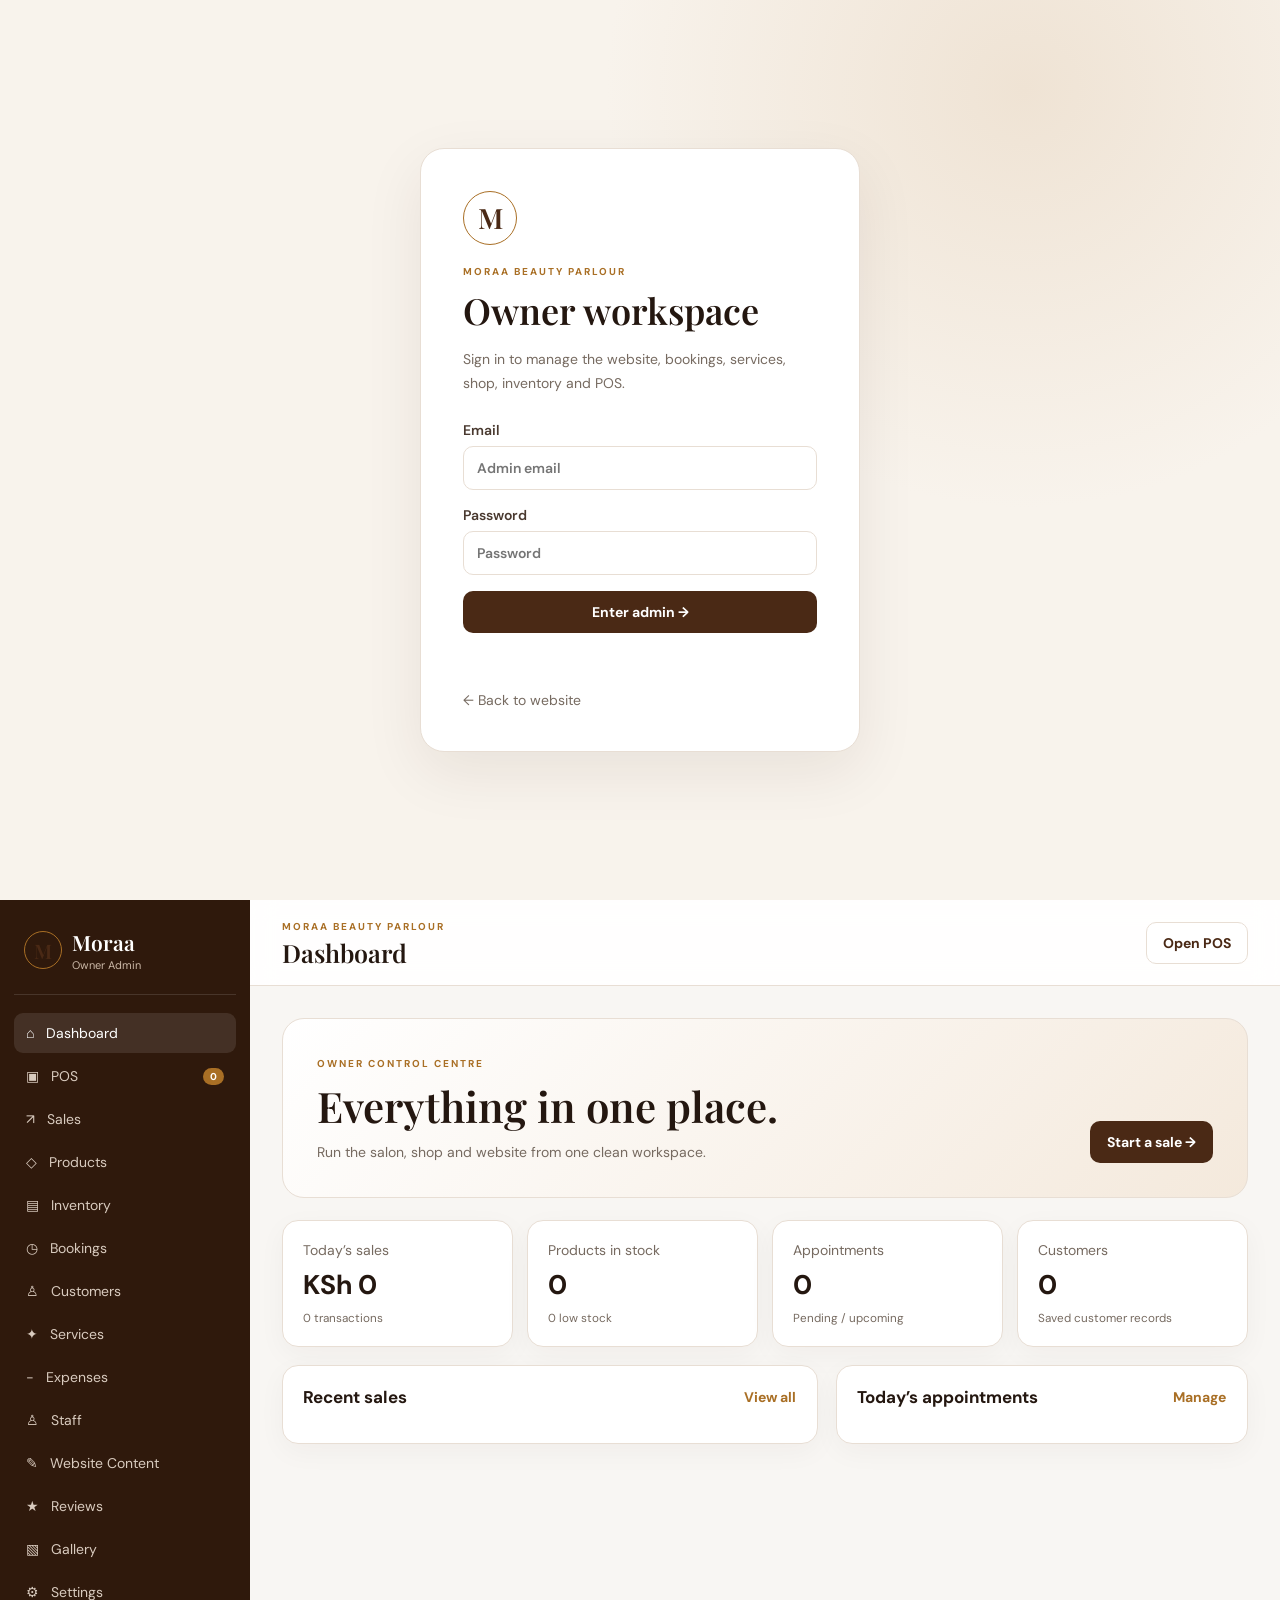
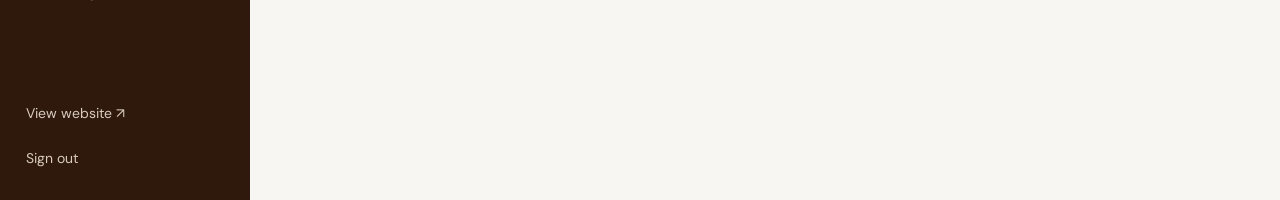
<file: admin.html>
<!doctype html>
<html lang="en">
<head>
<meta charset="utf-8">
<meta name="viewport" content="width=device-width,initial-scale=1,viewport-fit=cover">
<title>Moraa Admin | Beauty, Refined.</title>
<meta name="robots" content="noindex,nofollow">
<link rel="preconnect" href="https://fonts.googleapis.com">
<link rel="preconnect" href="https://fonts.gstatic.com" crossorigin>
<link href="https://fonts.googleapis.com/css2?family=DM+Sans:wght@400;500;600;700&family=Playfair+Display:wght@500;600;700&display=swap" rel="stylesheet">
<link rel="stylesheet" href="/admin.css">
</head>
<body>
<div id="admin-login" class="login-shell">
  <div class="login-card">
    <div class="brand-mark">M</div>
    <div class="eyebrow">MORAA BEAUTY PARLOUR</div>
    <h1>Owner workspace</h1>
    <p>Sign in to manage the website, bookings, services, shop, inventory and POS.</p>
    <form id="login-form">
      <label>Email<input id="login-email" type="email" autocomplete="username" required placeholder="Admin email"></label>
      <label>Password<input id="login-password" type="password" autocomplete="current-password" required placeholder="Password"></label>
      <button class="primary" type="submit">Enter admin →</button>
      <div id="login-error" class="error"></div>
    </form>
    <a href="/" class="back-link">← Back to website</a>
  </div>
</div>

<div id="admin-app" class="app-shell" hidden>
  <aside class="sidebar">
    <div class="side-brand"><div class="brand-mark small">M</div><div><strong>Moraa</strong><span>Owner Admin</span></div></div>
    <nav id="side-nav">
      <button data-view="dashboard" class="active">⌂ <span>Dashboard</span></button>
      <button data-view="pos">▣ <span>POS</span><b id="cart-badge">0</b></button>
      <button data-view="sales">↗ <span>Sales</span></button>
      <button data-view="products">◇ <span>Products</span></button>
      <button data-view="inventory">▤ <span>Inventory</span></button>
      <button data-view="bookings">◷ <span>Bookings</span></button>
      <button data-view="customers">♙ <span>Customers</span></button>
      <button data-view="services">✦ <span>Services</span></button>
      <button data-view="expenses">− <span>Expenses</span></button>
      <button data-view="staff">♙ <span>Staff</span></button>
      <button data-view="content">✎ <span>Website Content</span></button>
      <button data-view="reviews">★ <span>Reviews</span></button>
      <button data-view="gallery">▧ <span>Gallery</span></button>
      <button data-view="settings">⚙ <span>Settings</span></button>
    </nav>
    <div class="side-bottom"><a href="/" target="_blank">View website ↗</a><button id="logout">Sign out</button></div>
  </aside>

  <main class="main">
    <header class="topbar">
      <button id="mobile-menu" class="icon-btn">☰</button>
      <div><span class="eyebrow">MORAA BEAUTY PARLOUR</span><h2 id="view-title">Dashboard</h2></div>
      <div class="top-actions"><span id="today-label"></span><button class="ghost" data-view-jump="pos">Open POS</button></div>
    </header>
    <div id="toast" class="toast"></div>

    <section id="view-dashboard" class="view active">
      <div class="hero-admin"><div><span class="eyebrow">OWNER CONTROL CENTRE</span><h1>Everything in one place.</h1><p>Run the salon, shop and website from one clean workspace.</p></div><button class="primary" data-view-jump="pos">Start a sale →</button></div>
      <div class="stat-grid">
        <article class="stat"><span>Today’s sales</span><strong id="stat-sales">KSh 0</strong><small id="stat-orders">0 transactions</small></article>
        <article class="stat"><span>Products in stock</span><strong id="stat-stock">0</strong><small id="stat-low">0 low stock</small></article>
        <article class="stat"><span>Appointments</span><strong id="stat-bookings">0</strong><small>Pending / upcoming</small></article>
        <article class="stat"><span>Customers</span><strong id="stat-customers">0</strong><small>Saved customer records</small></article>
      </div>
      <div class="grid-2">
        <div class="panel"><div class="panel-head"><h3>Recent sales</h3><button class="text-btn" data-view-jump="sales">View all</button></div><div id="recent-sales" class="table-wrap"></div></div>
        <div class="panel"><div class="panel-head"><h3>Today’s appointments</h3><button class="text-btn" data-view-jump="bookings">Manage</button></div><div id="dash-bookings"></div></div>
      </div>
    </section>

    <section id="view-pos" class="view">
      <div class="pos-layout">
        <div class="panel product-picker">
          <div class="panel-head"><div><span class="eyebrow">RETAIL CHECKOUT</span><h3>Point of Sale</h3></div><button class="ghost" id="clear-cart">Clear cart</button></div>
          <div class="pos-tools"><input id="pos-search" placeholder="Search product or SKU…"><select id="pos-category"><option value="">All categories</option></select></div>
          <div id="pos-products" class="pos-products"></div>
        </div>
        <div class="panel cart-panel">
          <div class="panel-head"><div><span class="eyebrow">CURRENT SALE</span><h3>Cart</h3></div><span id="cart-count">0 items</span></div>
          <div id="cart-lines" class="cart-lines"></div>
          <div class="sale-meta">
            <label>Customer<input id="sale-customer" placeholder="Walk-in customer"></label>
            <label>Payment<select id="sale-payment"><option>Cash</option><option>M-Pesa</option><option>Card</option><option>Other</option></select></label>
            <label>Discount (KSh)<input id="sale-discount" type="number" min="0" value="0"></label>
          </div>
          <div class="totals"><div>Subtotal <strong id="cart-subtotal">KSh 0</strong></div><div>Discount <strong id="cart-discount">KSh 0</strong></div><div class="grand">Total <strong id="cart-total">KSh 0</strong></div></div>
          <button class="primary wide" id="checkout">Complete sale →</button>
          <button class="ghost wide" id="print-last">Print last receipt</button>
        </div>
      </div>
    </section>

    <section id="view-sales" class="view"><div class="section-head"><div><span class="eyebrow">RECORDS</span><h1>Sales</h1><p>Every completed POS transaction is recorded here.</p></div><button class="ghost" id="export-sales">Export CSV</button></div><div class="panel"><div id="sales-table" class="table-wrap"></div></div></section>

    <section id="view-products" class="view"><div class="section-head"><div><span class="eyebrow">SHOP CATALOGUE</span><h1>Products</h1><p>Add, edit and manage everything sold through the shop and POS.</p></div><button class="primary" id="add-product">+ Add product</button></div><div class="panel"><div id="products-table" class="table-wrap"></div></div></section>

    <section id="view-inventory" class="view"><div class="section-head"><div><span class="eyebrow">STOCK CONTROL</span><h1>Inventory</h1><p>Monitor quantities, stock value and low-stock products.</p></div><button class="ghost" id="stock-adjust">Adjust stock</button></div><div class="panel"><div id="inventory-table" class="table-wrap"></div></div></section>

    <section id="view-bookings" class="view"><div class="section-head"><div><span class="eyebrow">APPOINTMENTS</span><h1>Bookings</h1><p>Review and update appointment requests.</p></div></div><div class="panel"><div id="bookings-table" class="table-wrap"></div></div></section>

    <section id="view-customers" class="view"><div class="section-head"><div><span class="eyebrow">CLIENT RELATIONSHIP</span><h1>Customers</h1><p>Keep customer details and visit history organised.</p></div><button class="primary" id="add-customer">+ Add customer</button></div><div class="panel"><div id="customers-table" class="table-wrap"></div></div></section>

    <section id="view-services" class="view"><div class="section-head"><div><span class="eyebrow">SERVICE MENU</span><h1>Services</h1><p>Edit services, pricing, duration and visibility.</p></div><button class="primary" id="add-service">+ Add service</button></div><div class="panel"><div id="services-table" class="table-wrap"></div></div></section>

    <section id="view-expenses" class="view"><div class="section-head"><div><span class="eyebrow">FINANCE</span><h1>Expenses</h1><p>Record operating costs and keep a simple running expense ledger.</p></div><button class="primary" id="add-expense">+ Add expense</button></div><div class="panel"><div id="expenses-table" class="table-wrap"></div></div></section>

    <section id="view-staff" class="view"><div class="section-head"><div><span class="eyebrow">TEAM</span><h1>Staff</h1><p>Manage team members and access status.</p></div><button class="primary" id="add-staff">+ Add staff</button></div><div class="panel"><div id="staff-table" class="table-wrap"></div></div></section>

    <section id="view-content" class="view"><div class="section-head"><div><span class="eyebrow">WEBSITE CONTROL</span><h1>Website Content</h1><p>Keep key public-facing business information in one place.</p></div><button class="primary" id="save-content">Save changes</button></div><div class="panel form-panel"><div class="form-grid-admin"><label>Business name<input data-setting="businessName"></label><label>Tagline<input data-setting="tagline"></label><label class="full">Hero headline<input data-setting="heroHeadline"></label><label class="full">Hero supporting text<textarea data-setting="heroText"></textarea></label><label>Opening days<input data-setting="hoursDays"></label><label>Opening hours<input data-setting="hoursTime"></label><label>Phone<input data-setting="phone"></label><label>WhatsApp number<input data-setting="whatsapp"></label><label>Email<input data-setting="email"></label><label>Location<input data-setting="location"></label><label class="full">About text<textarea data-setting="about"></textarea></label></div></div></section>

    <section id="view-reviews" class="view"><div class="section-head"><div><span class="eyebrow">SOCIAL PROOF</span><h1>Reviews</h1><p>Approve and manage testimonials before they appear publicly.</p></div><button class="primary" id="add-review">+ Add review</button></div><div class="panel"><div id="reviews-table" class="table-wrap"></div></div></section>

    <section id="view-gallery" class="view"><div class="section-head"><div><span class="eyebrow">VISUALS</span><h1>Gallery</h1><p>Manage gallery image records and their public visibility.</p></div><button class="primary" id="add-gallery">+ Add image</button></div><div class="panel"><div id="gallery-table" class="table-wrap"></div></div></section>

    <section id="view-settings" class="view"><div class="section-head"><div><span class="eyebrow">SYSTEM</span><h1>Settings</h1><p>Admin workspace controls, backups and business defaults.</p></div></div>
      <div class="settings-grid">
        <div class="panel"><h3>Admin access</h3><p class="muted">This browser stores the admin session locally. For production-grade multi-device authentication, connect Supabase Auth before handing the system over.</p><label>Admin email<input id="admin-email-setting" type="email" placeholder="Set owner email"></label><button class="primary" id="save-admin-email">Save admin email</button></div>
        <div class="panel"><h3>Data backup</h3><p class="muted">Export the complete workspace as JSON or restore a previous backup on this browser.</p><div class="button-row"><button class="ghost" id="export-data">Export backup</button><label class="file-btn">Import backup<input id="import-data" type="file" accept=".json"></label></div></div>
        <div class="panel"><h3>Danger zone</h3><p class="muted">Resetting clears this browser's Moraa admin data and restores the starter workspace.</p><button class="danger" id="reset-data">Reset workspace</button></div>
      </div>
    </section>
  </main>
</div>
<div id="modal-root"></div>
<script src="/admin.js"></script>
</body>
</html>
</file>
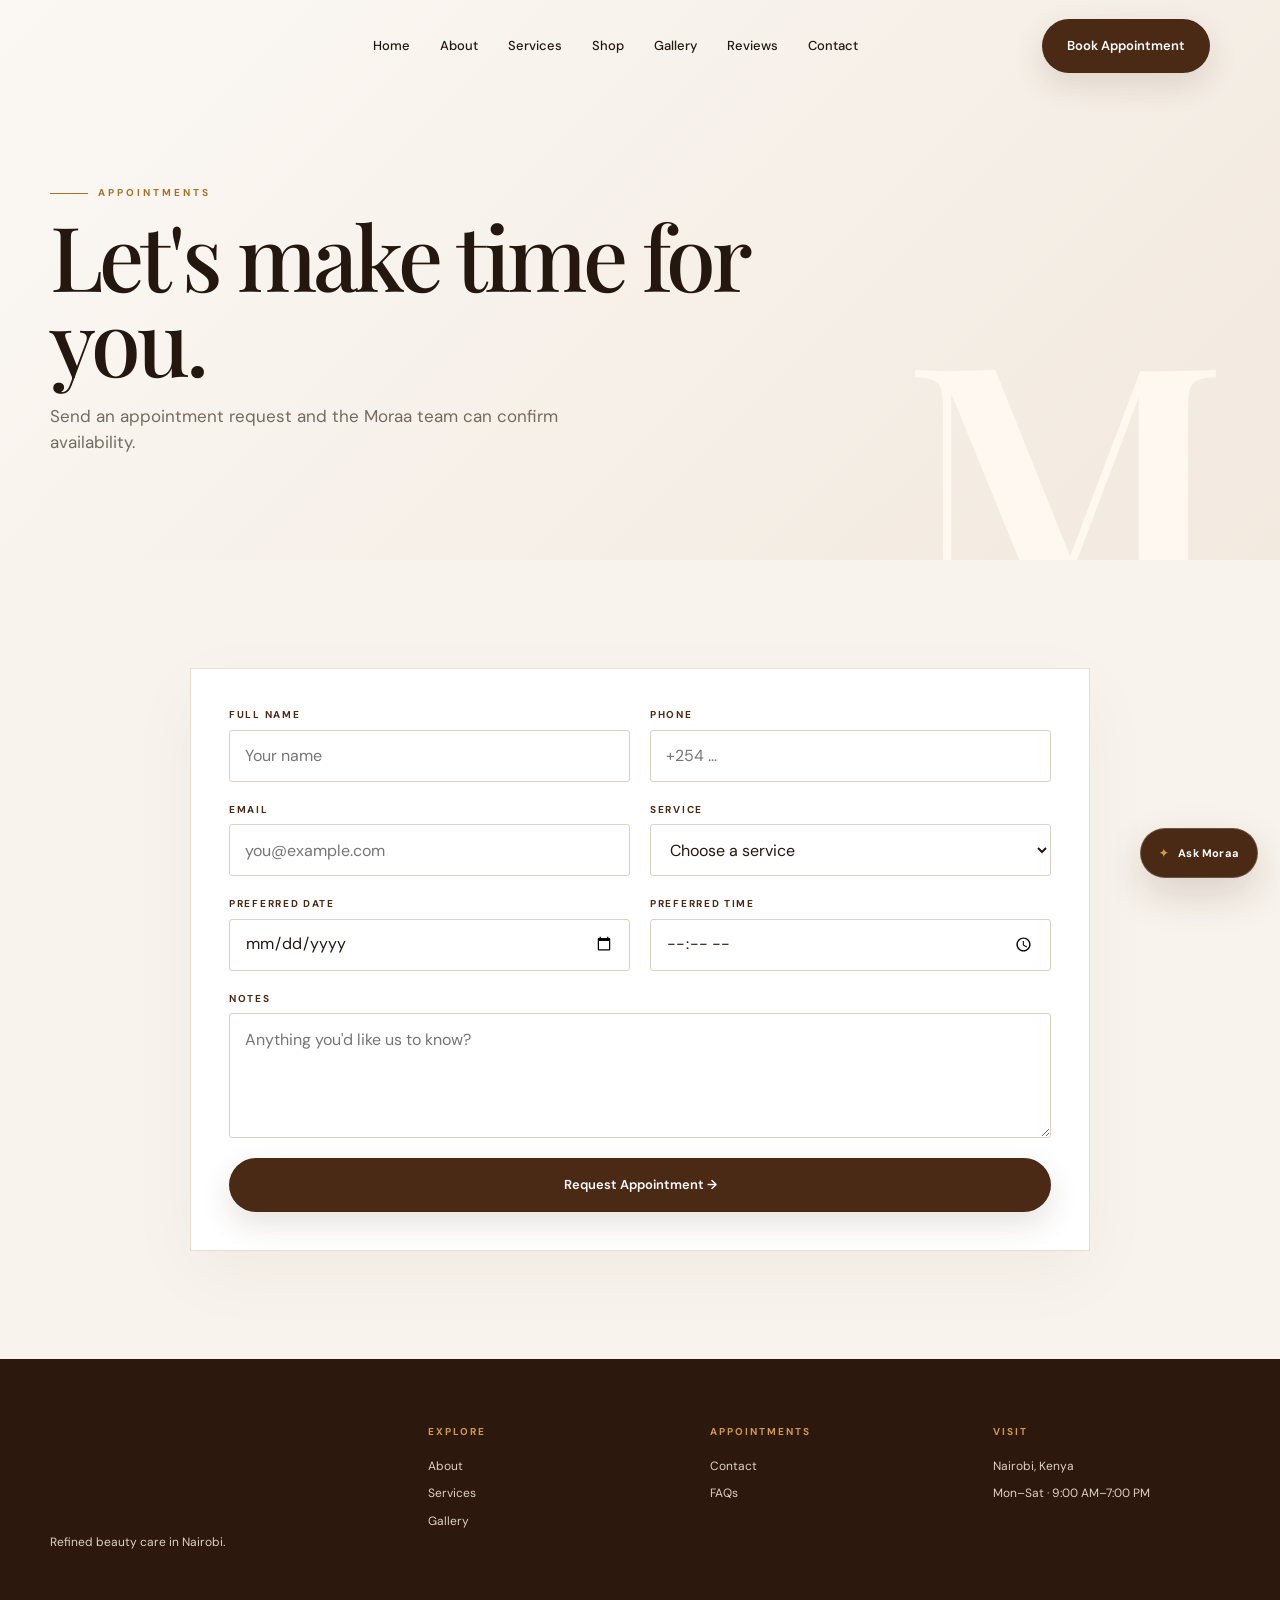
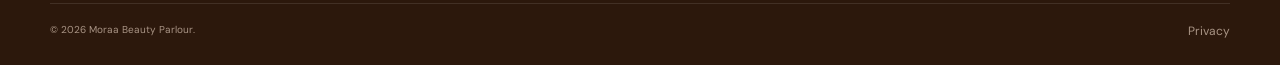
<file: booking.html>
<!doctype html><html lang="en"><head><meta charset="utf-8"><meta name="viewport" content="width=device-width,initial-scale=1"><meta name="description" content="Request an appointment at Moraa Beauty Parlour in Nairobi."><title>Book | Moraa Beauty Parlour</title><link rel="icon" type="image/webp" href="/assets/moraa-logo.webp"><link rel="stylesheet" href="/style.css"></head><body>
<header aria-label="Main navigation" class="site-header" style="position:absolute"><a class="brand" href="/"><img class="brand-logo-img" src="/assets/moraa-logo.webp" alt="Moraa Beauty Parlour logo"></a><nav class="nav"><a href="/">Home</a><a href="/about">About</a><a href="/services">Services</a><a href="/shop">Shop</a><a href="/gallery">Gallery</a><a href="/reviews">Reviews</a><a href="/contact">Contact</a></nav><a class="btn btn-primary" href="/booking">Book Appointment</a><button class="menu" aria-label="Open menu" aria-expanded="false">☰</button><div class="mobile-nav"><a href="/">Home</a><a href="/about">About</a><a href="/services">Services</a><a href="/shop">Shop</a><a href="/gallery">Gallery</a><a href="/reviews">Reviews</a><a href="/contact">Contact</a><a href="/booking" class="btn btn-primary">Book Appointment</a></div></header>
<main><section class="page-hero"><div class="container"><div class="section-kicker">Appointments</div><h1>Let's make time for you.</h1><p>Send an appointment request and the Moraa team can confirm availability.</p></div></section><section class="section cream"><div class="container"><div class="form-wrap"><form data-booking-form><div class="form-grid"><div class="field"><label>Full name</label><input required name="name" placeholder="Your name"></div><div class="field"><label>Phone</label><input required name="phone" placeholder="+254 ..."></div><div class="field"><label>Email</label><input type="email" name="email" placeholder="you@example.com"></div><div class="field"><label>Service</label><select required name="service"><option value="">Choose a service</option><option>Hair & Styling</option><option>Braiding</option><option>Brows</option><option>Lashes</option><option>Nails</option><option>Makeup</option><option>Facials & Skincare</option></select></div><div class="field"><label>Preferred date</label><input required type="date" name="date"></div><div class="field"><label>Preferred time</label><input required type="time" name="time"></div><div class="field full"><label>Notes</label><textarea name="notes" placeholder="Anything you'd like us to know?"></textarea></div><div class="field full"><button class="btn btn-primary" type="submit">Request Appointment →</button></div></div></form><div class="form-success">Thank you. Your appointment request has been received. This demo form does not yet send email or WhatsApp automatically.</div></div></div></section></main>
<footer class="footer"><div class="container footer-grid"><div><a class="brand" href="/" style="margin-bottom:17px"><img class="brand-logo-img" src="/assets/moraa-logo.webp" alt="Moraa Beauty Parlour logo"></a><p>Refined beauty care in Nairobi.</p></div><div><h4>Explore</h4><a href="/about">About</a><a href="/services">Services</a><a href="/gallery">Gallery</a></div><div><h4>Appointments</h4><a href="/contact">Contact</a><a href="/faq">FAQs</a></div><div><h4>Visit</h4><p>Nairobi, Kenya</p><p>Mon–Sat · 9:00 AM–7:00 PM</p></div></div><div class="container footer-bottom"><span>© <span data-year></span> Moraa Beauty Parlour.</span><span><a href="/privacy">Privacy</a></span></div></footer><script src="/script.js"></script></body></html>
</file>
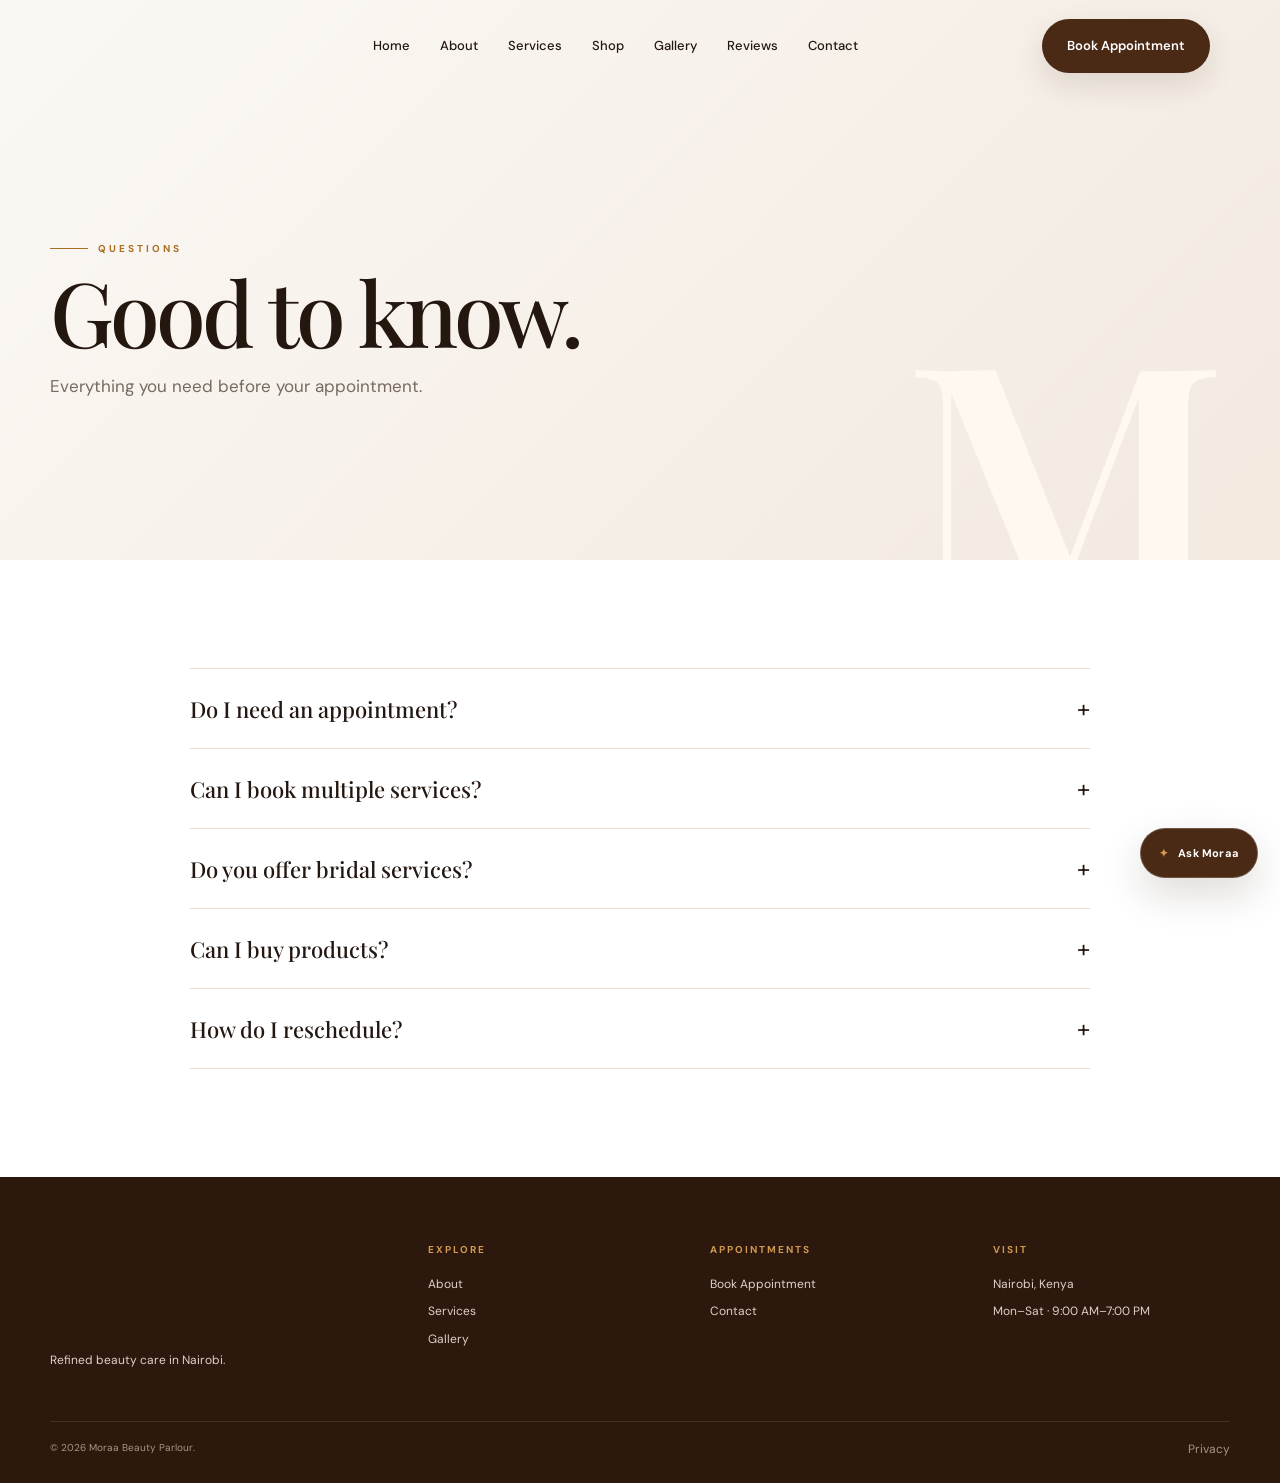
<file: faq.html>
<!doctype html><html lang="en"><head><meta charset="utf-8"><meta name="viewport" content="width=device-width,initial-scale=1"><meta name="description" content="Find answers to common questions about appointments, services, bridal bookings and the Moraa Beauty experience."><title>FAQs | Moraa Beauty Parlour</title><link rel="icon" type="image/webp" href="/assets/moraa-logo.webp"><link rel="stylesheet" href="/style.css"><script type="application/ld+json">{"@context":"https://schema.org","@type":"FAQPage","mainEntity":[{"@type":"Question","name":"Do I need an appointment?","acceptedAnswer":{"@type":"Answer","text":"Appointments are recommended so the salon can reserve the right time and beauty professional."}},{"@type":"Question","name":"Can I book multiple services?","acceptedAnswer":{"@type":"Answer","text":"Yes. Mention the services you want in your booking request so the timing can be planned."}},{"@type":"Question","name":"Do you offer bridal services?","acceptedAnswer":{"@type":"Answer","text":"Yes. Bridal and event packages can be arranged based on group size and services required."}}]}</script></head><body>
<header aria-label="Main navigation" class="site-header" style="position:absolute"><a class="brand" href="/"><img class="brand-logo-img" src="/assets/moraa-logo.webp" alt="Moraa Beauty Parlour logo"></a><nav class="nav"><a href="/">Home</a><a href="/about">About</a><a href="/services">Services</a><a href="/shop">Shop</a><a href="/gallery">Gallery</a><a href="/reviews">Reviews</a><a href="/contact">Contact</a></nav><a class="btn btn-primary" href="/booking">Book Appointment</a><button class="menu" aria-label="Open menu" aria-expanded="false">☰</button><div class="mobile-nav"><a href="/">Home</a><a href="/about">About</a><a href="/services">Services</a><a href="/shop">Shop</a><a href="/gallery">Gallery</a><a href="/reviews">Reviews</a><a href="/contact">Contact</a><a href="/booking" class="btn btn-primary">Book Appointment</a></div></header>
<main><section class="page-hero"><div class="container"><div class="section-kicker">Questions</div><h1>Good to know.</h1><p>Everything you need before your appointment.</p></div></section><section class="section"><div class="container faq">
<div class="faq-item"><button class="faq-q">Do I need an appointment?<span>+</span></button><div class="faq-a">Appointments are recommended so we can reserve the right time and beauty professional for you.</div></div>
<div class="faq-item"><button class="faq-q">Can I book multiple services?<span>+</span></button><div class="faq-a">Yes. Mention the services you want in your booking request and we can help plan the timing.</div></div>
<div class="faq-item"><button class="faq-q">Do you offer bridal services?<span>+</span></button><div class="faq-a">Yes. Bridal and event packages can be arranged based on the group size and services required.</div></div>
<div class="faq-item"><button class="faq-q">Can I buy products?<span>+</span></button><div class="faq-a">Selected beauty products can be made available through the shop. Product availability should be confirmed before purchase.</div></div>
<div class="faq-item"><button class="faq-q">How do I reschedule?<span>+</span></button><div class="faq-a">Contact the salon as early as possible so we can help move your appointment to another available time.</div></div>
</div></section></main>
<footer class="footer"><div class="container footer-grid"><div><a class="brand" href="/" style="margin-bottom:17px"><img class="brand-logo-img" src="/assets/moraa-logo.webp" alt="Moraa Beauty Parlour logo"></a><p>Refined beauty care in Nairobi.</p></div><div><h4>Explore</h4><a href="/about">About</a><a href="/services">Services</a><a href="/gallery">Gallery</a></div><div><h4>Appointments</h4><a href="/booking">Book Appointment</a><a href="/contact">Contact</a></div><div><h4>Visit</h4><p>Nairobi, Kenya</p><p>Mon–Sat · 9:00 AM–7:00 PM</p></div></div><div class="container footer-bottom"><span>© <span data-year></span> Moraa Beauty Parlour.</span><span><a href="/privacy">Privacy</a></span></div></footer><script src="/script.js"></script></body></html>
</file>
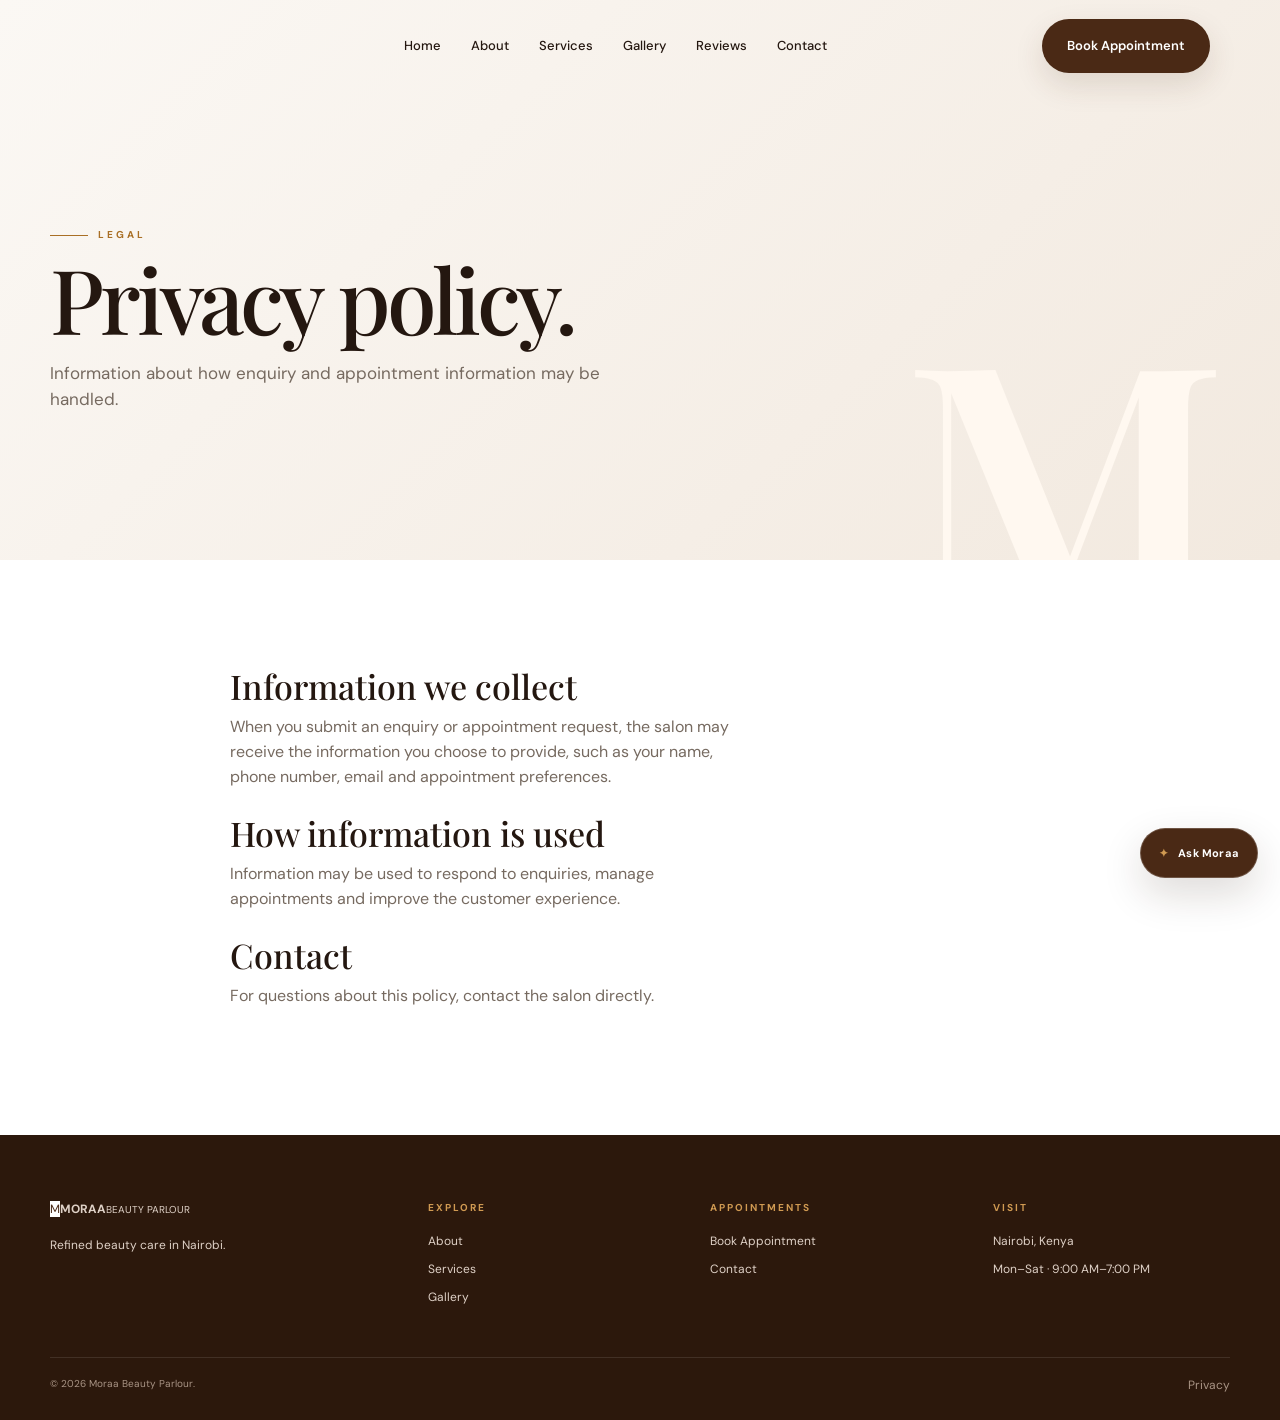
<file: privacy.html>
<!doctype html><html lang="en"><head><meta charset="utf-8"><meta name="viewport" content="width=device-width,initial-scale=1"><title>Privacy | Moraa Beauty Parlour</title><link rel="icon" type="image/webp" href="/assets/moraa-logo.webp"><link rel="stylesheet" href="/style.css"></head><body>
<header class="site-header" style="position:absolute"><a class="brand" href="/"><img class="brand-logo-img" src="/assets/moraa-logo.webp" alt="Moraa Beauty Parlour logo"></a><nav class="nav"><a href="/">Home</a><a href="/about">About</a><a href="/services">Services</a><a href="/gallery">Gallery</a><a href="/reviews">Reviews</a><a href="/contact">Contact</a></nav><a class="btn btn-primary" href="/booking">Book Appointment</a><button class="menu">☰</button></header>
<main><section class="page-hero"><div class="container"><div class="section-kicker">Legal</div><h1>Privacy policy.</h1><p>Information about how enquiry and appointment information may be handled.</p></div></section><section class="section"><div class="container prose" style="max-width:820px"><h3>Information we collect</h3><p>When you submit an enquiry or appointment request, the salon may receive the information you choose to provide, such as your name, phone number, email and appointment preferences.</p><h3>How information is used</h3><p>Information may be used to respond to enquiries, manage appointments and improve the customer experience.</p><h3>Contact</h3><p>For questions about this policy, contact the salon directly.</p></div></section></main>
<footer class="footer"><div class="container footer-grid"><div><a class="brand" href="/" style="margin-bottom:17px"><span class="brand-mark" style="background:#fff;color:var(--brown);border:0">M</span><span class="brand-copy"><strong>MORAA</strong><small>BEAUTY PARLOUR</small></span></a><p>Refined beauty care in Nairobi.</p></div><div><h4>Explore</h4><a href="/about">About</a><a href="/services">Services</a><a href="/gallery">Gallery</a></div><div><h4>Appointments</h4><a href="/booking">Book Appointment</a><a href="/contact">Contact</a></div><div><h4>Visit</h4><p>Nairobi, Kenya</p><p>Mon–Sat · 9:00 AM–7:00 PM</p></div></div><div class="container footer-bottom"><span>© <span data-year></span> Moraa Beauty Parlour.</span><span><a href="/privacy">Privacy</a></span></div></footer><script src="/script.js"></script></body></html>
</file>
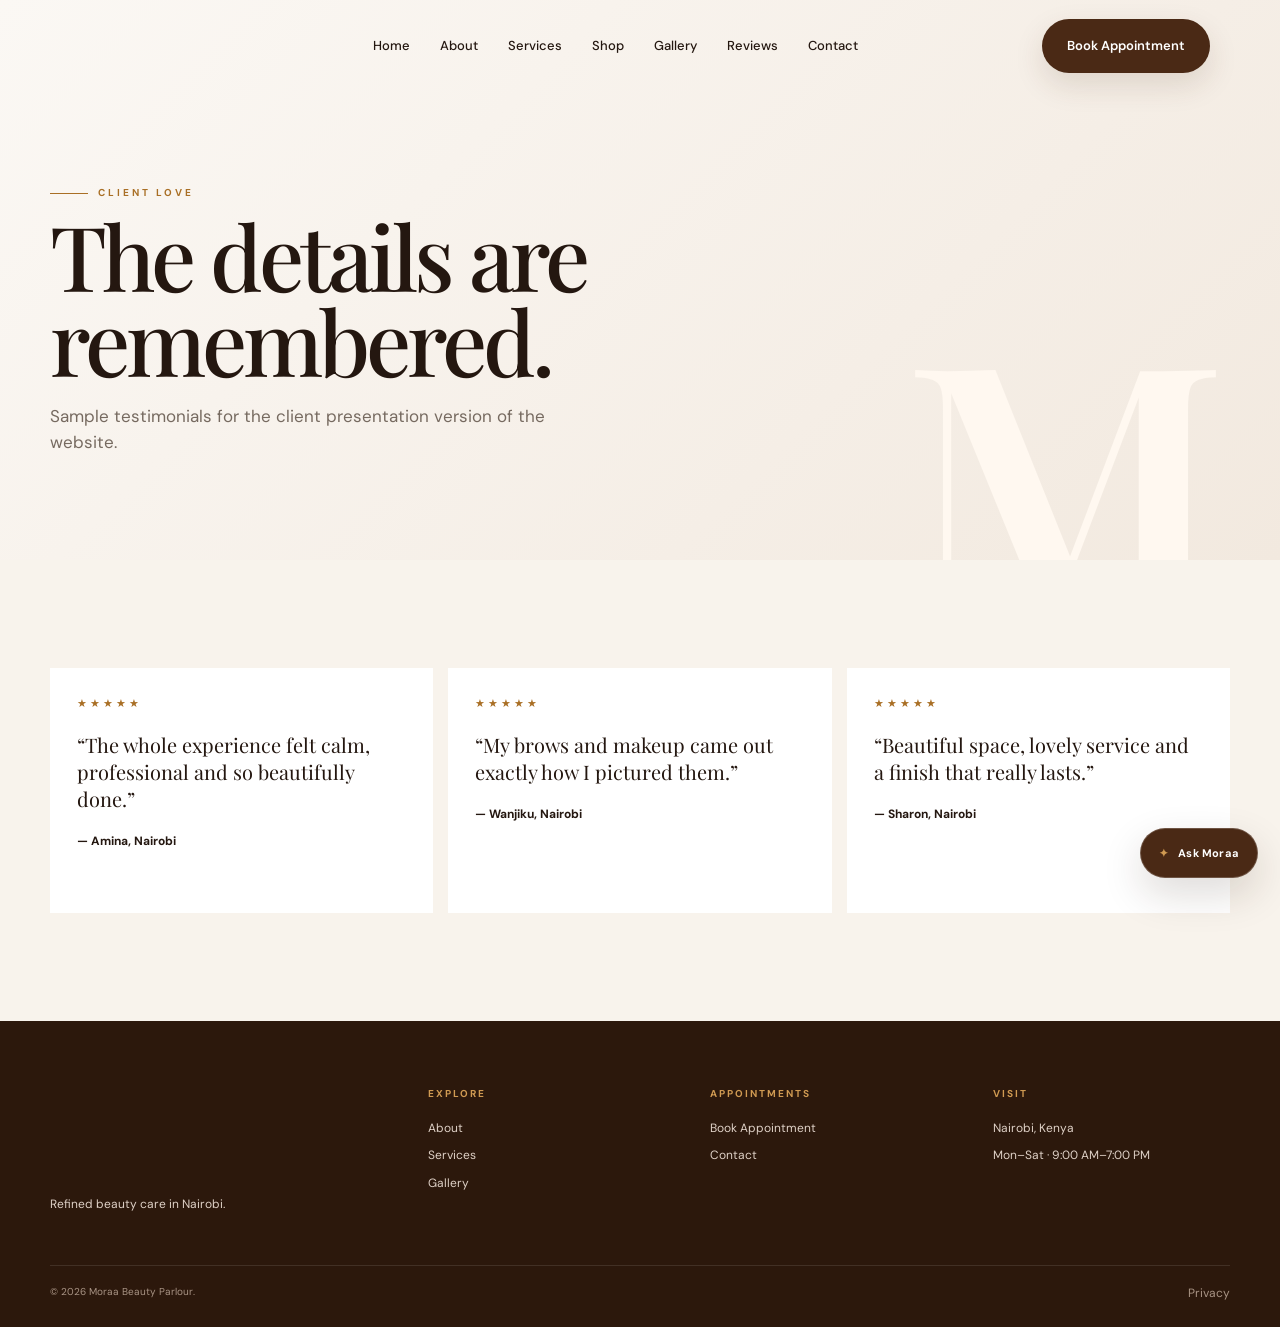
<file: reviews.html>
<!doctype html><html lang="en"><head><meta charset="utf-8"><meta name="viewport" content="width=device-width,initial-scale=1"><meta name="description" content="Read client experiences and beauty stories from Moraa Beauty Parlour."><title>Reviews | Moraa Beauty Parlour</title><link rel="icon" type="image/webp" href="/assets/moraa-logo.webp"><link rel="stylesheet" href="/style.css"></head><body>
<header aria-label="Main navigation" class="site-header" style="position:absolute"><a class="brand" href="/"><img class="brand-logo-img" src="/assets/moraa-logo.webp" alt="Moraa Beauty Parlour logo"></a><nav class="nav"><a href="/">Home</a><a href="/about">About</a><a href="/services">Services</a><a href="/shop">Shop</a><a href="/gallery">Gallery</a><a href="/reviews">Reviews</a><a href="/contact">Contact</a></nav><a class="btn btn-primary" href="/booking">Book Appointment</a><button class="menu" aria-label="Open menu" aria-expanded="false">☰</button><div class="mobile-nav"><a href="/">Home</a><a href="/about">About</a><a href="/services">Services</a><a href="/shop">Shop</a><a href="/gallery">Gallery</a><a href="/reviews">Reviews</a><a href="/contact">Contact</a><a href="/booking" class="btn btn-primary">Book Appointment</a></div></header>
<main><section class="page-hero"><div class="container"><div class="section-kicker">Client love</div><h1>The details are remembered.</h1><p>Sample testimonials for the client presentation version of the website.</p></div></section><section class="section cream"><div class="container"><div class="review-grid">
<article class="review"><div class="stars">★★★★★</div><p>“The whole experience felt calm, professional and so beautifully done.”</p><strong>— Amina, Nairobi</strong></article>
<article class="review"><div class="stars">★★★★★</div><p>“My brows and makeup came out exactly how I pictured them.”</p><strong>— Wanjiku, Nairobi</strong></article>
<article class="review"><div class="stars">★★★★★</div><p>“Beautiful space, lovely service and a finish that really lasts.”</p><strong>— Sharon, Nairobi</strong></article>
</div></div></section></main>
<footer class="footer"><div class="container footer-grid"><div><a class="brand" href="/" style="margin-bottom:17px"><img class="brand-logo-img" src="/assets/moraa-logo.webp" alt="Moraa Beauty Parlour logo"></a><p>Refined beauty care in Nairobi.</p></div><div><h4>Explore</h4><a href="/about">About</a><a href="/services">Services</a><a href="/gallery">Gallery</a></div><div><h4>Appointments</h4><a href="/booking">Book Appointment</a><a href="/contact">Contact</a></div><div><h4>Visit</h4><p>Nairobi, Kenya</p><p>Mon–Sat · 9:00 AM–7:00 PM</p></div></div><div class="container footer-bottom"><span>© <span data-year></span> Moraa Beauty Parlour.</span><span><a href="/privacy">Privacy</a></span></div></footer><script src="/script.js"></script></body></html>
</file>
<file: admin.css>
:root{--brown:#4a2915;--brown2:#2f190c;--gold:#a96f25;--cream:#f8f3ec;--paper:#fff;--ink:#241710;--muted:#766a60;--line:#e8ded4;--danger:#9f3029;--shadow:0 20px 60px rgba(48,25,12,.08)}*{box-sizing:border-box}body{margin:0;background:#f8f6f3;color:var(--ink);font:14px "DM Sans",Arial,sans-serif}button,input,select,textarea{font:inherit}button{cursor:pointer}a{color:inherit;text-decoration:none}.eyebrow{font-size:10px;letter-spacing:.2em;text-transform:uppercase;color:var(--gold);font-weight:700}.login-shell{min-height:100vh;display:grid;place-items:center;padding:24px;background:radial-gradient(circle at 80% 10%,#efe3d4,transparent 32%),#f8f3ec}.login-card{width:min(440px,100%);background:#fff;border:1px solid var(--line);padding:42px;border-radius:24px;box-shadow:var(--shadow)}.brand-mark{width:54px;height:54px;border:1px solid var(--gold);display:grid;place-items:center;font:600 28px "Playfair Display";color:var(--brown);border-radius:50%;margin-bottom:20px}.brand-mark.small{width:38px;height:38px;font-size:20px;margin:0}.login-card h1{font:600 36px "Playfair Display";margin:8px 0}.login-card p,.muted{color:var(--muted);line-height:1.7}.login-card form{display:grid;gap:16px;margin-top:26px}label{display:grid;gap:7px;color:#49392f;font-weight:600}input,select,textarea{width:100%;border:1px solid var(--line);background:#fff;border-radius:10px;padding:12px 13px;outline:none;color:var(--ink)}input:focus,select:focus,textarea:focus{border-color:var(--gold);box-shadow:0 0 0 3px rgba(169,111,37,.1)}textarea{min-height:100px;resize:vertical}.primary,.ghost,.danger,.text-btn{border-radius:10px;padding:11px 16px;border:1px solid transparent;font-weight:700}.primary{background:var(--brown);color:#fff}.primary:hover{background:var(--brown2)}.ghost{background:#fff;border-color:var(--line);color:var(--brown)}.danger{background:#fff0ef;color:var(--danger);border-color:#f1c7c4}.text-btn{padding:0;background:none;color:var(--gold)}.wide{width:100%}.error{color:var(--danger);min-height:18px}.back-link{display:inline-block;margin-top:24px;color:var(--muted)}.app-shell{min-height:100vh;display:grid;grid-template-columns:250px 1fr}.sidebar{position:sticky;top:0;height:100vh;background:var(--brown2);color:#fff;padding:22px 14px;display:flex;flex-direction:column}.side-brand{display:flex;align-items:center;gap:10px;padding:6px 10px 22px;border-bottom:1px solid rgba(255,255,255,.12)}.side-brand strong{display:block;font:600 21px "Playfair Display"}.side-brand span{display:block;color:#cbb8a7;font-size:11px;margin-top:2px}.sidebar nav{display:grid;gap:3px;padding-top:18px;overflow:auto}.sidebar nav button{display:flex;align-items:center;gap:12px;width:100%;padding:11px 12px;background:transparent;color:#d9cbbf;border:0;border-radius:9px;text-align:left}.sidebar nav button:hover,.sidebar nav button.active{background:rgba(255,255,255,.1);color:#fff}.sidebar nav b{margin-left:auto;background:var(--gold);color:#fff;border-radius:99px;padding:2px 7px;font-size:10px}.side-bottom{margin-top:auto;display:grid;gap:5px}.side-bottom a,.side-bottom button{padding:11px 12px;color:#d9cbbf;background:none;border:0;text-align:left;border-radius:9px}.side-bottom a:hover,.side-bottom button:hover{background:rgba(255,255,255,.08);color:#fff}.main{min-width:0}.topbar{height:86px;background:rgba(255,255,255,.9);backdrop-filter:blur(12px);border-bottom:1px solid var(--line);display:flex;align-items:center;justify-content:space-between;padding:16px 32px;position:sticky;top:0;z-index:5}.topbar h2{margin:2px 0 0;font:600 25px "Playfair Display"}.top-actions{display:flex;align-items:center;gap:12px;color:var(--muted)}#mobile-menu{display:none}.view{display:none;padding:32px;max-width:1500px;margin:auto}.view.active{display:block}.hero-admin{background:linear-gradient(135deg,#fff,#f4e9dc);border:1px solid var(--line);border-radius:22px;padding:34px;display:flex;align-items:end;justify-content:space-between;gap:20px;margin-bottom:22px}.hero-admin h1,.section-head h1{font:600 42px "Playfair Display";margin:7px 0}.hero-admin p,.section-head p{color:var(--muted);margin:0;line-height:1.6}.stat-grid{display:grid;grid-template-columns:repeat(4,1fr);gap:14px;margin-bottom:18px}.stat,.panel{background:#fff;border:1px solid var(--line);border-radius:16px;box-shadow:0 8px 28px rgba(48,25,12,.04)}.stat{padding:20px}.stat span,.stat small{display:block;color:var(--muted)}.stat strong{display:block;font-size:27px;margin:8px 0}.grid-2{display:grid;grid-template-columns:1.3fr 1fr;gap:18px}.panel{padding:20px}.panel-head{display:flex;align-items:center;justify-content:space-between;gap:12px;margin-bottom:15px}.panel-head h3,.panel h3{margin:0;font-size:17px}.table-wrap{overflow:auto}.table{width:100%;border-collapse:collapse;min-width:650px}.table th,.table td{text-align:left;padding:12px;border-bottom:1px solid #eee5dc;vertical-align:middle}.table th{font-size:11px;text-transform:uppercase;letter-spacing:.08em;color:var(--muted)}.table td strong{font-weight:700}.status{display:inline-flex;padding:5px 9px;border-radius:99px;background:#f1eadf;color:var(--brown);font-size:11px;font-weight:700}.status.green{background:#e9f5ec;color:#28723a}.status.red{background:#fae9e7;color:#9f3029}.row-actions{display:flex;gap:7px}.mini{padding:7px 9px;border:1px solid var(--line);background:#fff;border-radius:8px}.section-head{display:flex;align-items:end;justify-content:space-between;gap:20px;margin-bottom:20px}.section-head>div{max-width:760px}.pos-layout{display:grid;grid-template-columns:1.45fr .8fr;gap:18px}.pos-tools{display:grid;grid-template-columns:1fr 180px;gap:10px;margin-bottom:15px}.pos-products{display:grid;grid-template-columns:repeat(3,1fr);gap:10px}.product-tile{border:1px solid var(--line);border-radius:12px;padding:14px;background:#fff;text-align:left;min-height:112px}.product-tile:hover{border-color:var(--gold);transform:translateY(-1px)}.product-tile strong{display:block;margin:6px 0}.product-tile small{color:var(--muted)}.product-tile .price{font-weight:800;color:var(--brown)}.cart-panel{position:sticky;top:104px;height:max-content}.cart-lines{min-height:160px;max-height:350px;overflow:auto}.cart-line{display:grid;grid-template-columns:1fr auto;gap:10px;padding:12px 0;border-bottom:1px solid #eee5dc}.cart-line strong{display:block}.cart-line small{color:var(--muted)}.qty{display:flex;align-items:center;gap:7px;margin-top:7px}.qty button{width:25px;height:25px;border:1px solid var(--line);background:#fff;border-radius:7px}.sale-meta{display:grid;gap:10px;padding:15px 0}.totals{border-top:1px solid var(--line);padding-top:13px;display:grid;gap:9px}.totals div{display:flex;justify-content:space-between;color:var(--muted)}.totals .grand{font-size:19px;color:var(--ink);font-weight:800;padding-top:6px}.button-row{display:flex;gap:10px;flex-wrap:wrap}.file-btn{display:inline-flex!important;align-items:center;justify-content:center;padding:11px 16px;border:1px solid var(--line);border-radius:10px;color:var(--brown);background:#fff;cursor:pointer}.file-btn input{display:none}.form-panel{max-width:1000px}.form-grid-admin{display:grid;grid-template-columns:repeat(2,1fr);gap:15px}.form-grid-admin .full{grid-column:1/-1}.settings-grid{display:grid;grid-template-columns:repeat(3,1fr);gap:18px}.settings-grid .panel{display:grid;align-content:start;gap:14px}.toast{position:fixed;right:22px;bottom:22px;background:var(--brown2);color:#fff;padding:13px 16px;border-radius:10px;box-shadow:var(--shadow);transform:translateY(20px);opacity:0;pointer-events:none;transition:.25s;z-index:20}.toast.show{opacity:1;transform:none}.modal-backdrop{position:fixed;inset:0;background:rgba(30,16,8,.55);display:grid;place-items:center;padding:20px;z-index:30}.modal{background:#fff;border-radius:18px;width:min(560px,100%);padding:24px;box-shadow:0 30px 100px rgba(0,0,0,.2)}.modal h3{font:600 27px "Playfair Display";margin:0 0 18px}.modal-form{display:grid;gap:13px}.modal-actions{display:flex;justify-content:flex-end;gap:8px;margin-top:6px}@media(max-width:1100px){.stat-grid{grid-template-columns:repeat(2,1fr)}.settings-grid{grid-template-columns:1fr}.pos-products{grid-template-columns:repeat(2,1fr)}}@media(max-width:820px){.app-shell{display:block}.sidebar{position:fixed;left:-270px;z-index:20;width:250px;transition:.25s}.sidebar.open{left:0}.topbar{padding:13px 17px}.top-actions #today-label{display:none}#mobile-menu{display:block;background:none;border:0;font-size:22px;margin-right:10px}.topbar{justify-content:flex-start}.topbar>div:nth-child(2){flex:1}.top-actions{margin-left:auto}.view{padding:20px 15px}.hero-admin,.section-head{display:block}.hero-admin .primary,.section-head .primary,.section-head .ghost{margin-top:18px}.hero-admin h1,.section-head h1{font-size:34px}.grid-2,.pos-layout{grid-template-columns:1fr}.cart-panel{position:static}.pos-tools,.form-grid-admin{grid-template-columns:1fr}.form-grid-admin .full{grid-column:auto}.pos-products{grid-template-columns:repeat(2,1fr)}.stat-grid{gap:10px}.stat{padding:15px}.stat strong{font-size:22px}}@media(max-width:500px){.login-card{padding:28px 20px}.topbar h2{font-size:20px}.pos-products{grid-template-columns:1fr}.top-actions .ghost{display:none}}
</file>
<file: style.css>
@import url('https://fonts.googleapis.com/css2?family=DM+Sans:wght@400;500;600;700&family=Playfair+Display:wght@500;600&display=swap');
:root{--brown:#4a2915;--brown2:#2f190c;--gold:#a96f25;--cream:#f8f3ec;--ink:#241710;--muted:#766a60;--line:#e8ded4;--serif:"Playfair Display",Georgia,serif;--sans:"DM Sans",Arial,sans-serif}
*{box-sizing:border-box;margin:0;padding:0}html{scroll-behavior:smooth}body{font-family:var(--sans);color:var(--ink);background:#fff;line-height:1.55;overflow-x:hidden}a{text-decoration:none;color:inherit}img{max-width:100%;display:block}button,input,textarea,select{font:inherit}.container{width:min(1180px,calc(100% - 56px));margin:auto}
.site-header{height:92px;position:absolute;inset:0 0 auto;z-index:50;display:flex;align-items:center;justify-content:space-between;padding:0 5.5%}.brand-image{width:126px;height:76px;display:flex;align-items:center}.brand-image img{width:112px;height:72px;object-fit:contain}.brand-logo-img{width:118px;height:74px;object-fit:contain;display:block}.nav{display:flex;gap:30px;align-items:center}.nav a{font-size:13px;font-weight:500;padding:9px 0;position:relative}.nav a.active:after{content:"";position:absolute;left:0;right:0;bottom:0;height:1px;background:var(--brown)}.btn{height:54px;padding:0 24px;border-radius:999px;display:inline-flex;align-items:center;justify-content:center;gap:9px;font-size:13px;font-weight:600;border:1px solid transparent;transition:.25s}.btn-primary{background:var(--brown);color:#fff;box-shadow:0 12px 30px #4b2d1922}.btn-primary:hover{background:var(--brown2);transform:translateY(-2px)}.btn-outline{border-color:var(--brown);color:var(--brown);background:#fff}.btn-outline:hover{background:var(--cream);transform:translateY(-2px)}.menu{display:none;border:0;background:var(--brown);color:#fff;width:44px;height:44px;border-radius:50%;font-size:19px}.mobile-nav{display:none}
.hero{min-height:100vh;background:#fff;overflow:hidden}.hero-grid{min-height:100vh;display:grid;grid-template-columns:48% 52%}.hero-copy{display:flex;flex-direction:column;justify-content:center;padding:125px 30px 55px 8.5%;position:relative;z-index:5}.eyebrow{display:flex;align-items:center;gap:13px;font-size:11px;letter-spacing:3px;font-weight:700;margin-bottom:18px}.eyebrow i{width:105px;height:1px;background:var(--brown);display:block}.hero h1{font-family:var(--serif);font-size:clamp(70px,7.5vw,118px);font-weight:500;line-height:.88;letter-spacing:-5px;margin-bottom:27px}.gold{color:var(--gold)}.lead{font-size:19px;color:#4c3b2f;max-width:410px;margin-bottom:30px}.actions{display:flex;gap:14px;margin-bottom:44px}.actions .btn:first-child{min-width:280px}.actions .btn-outline{min-width:215px}.services-strip{display:grid;grid-template-columns:1.4fr 1fr .8fr .8fr .85fr 1.3fr;max-width:720px}.service-mini{min-height:82px;display:flex;flex-direction:column;align-items:center;justify-content:center;text-align:center;border-right:1px solid var(--line);padding:5px 7px}.service-mini:first-child{align-items:flex-start;text-align:left}.service-mini:last-child{border:0}.service-icon{font-size:25px;color:var(--brown);height:35px}.service-mini span{font-size:11px;line-height:1.25}.hero-photo{position:relative;min-height:100vh;overflow:hidden;background:#f0ebe4}.hero-photo>img{width:100%;height:100%;object-fit:cover;object-position:center}.hero-portrait-backdrop{position:absolute;inset:0;background:radial-gradient(circle at 70% 34%,#f5eee5 0,#eee4d8 45%,#e7ddd1 100%)}.moraa-hero-woman{position:absolute!important;z-index:3;left:50%;bottom:0;width:min(94%,720px)!important;height:auto!important;max-height:96%;object-fit:contain!important;object-position:center bottom!important;filter:drop-shadow(0 24px 35px rgba(55,31,15,.10))}.hero-photo:before{content:"";position:absolute;z-index:4;inset:0 auto 0 0;width:22%;background:linear-gradient(90deg,#fff,transparent);pointer-events:none}.hero-photo:after{content:"";position:absolute;z-index:4;inset:auto 0 0;height:22%;background:linear-gradient(0deg,#fff,transparent);pointer-events:none}.hero-badge{position:absolute;z-index:4;bottom:42px;right:42px;color:#fff;background:#4a2915e8;border-radius:50%;width:122px;height:122px;display:grid;place-content:center;text-align:center;line-height:1.1;box-shadow:0 18px 50px #30170c33}.hero-badge span{font-size:10px;letter-spacing:2px;color:#d7ad70;margin-bottom:8px}.hero-badge b{font-family:var(--serif);font-size:15px;font-weight:500}
.section{padding:108px 0}.cream{background:var(--cream)}.section-kicker{text-transform:uppercase;letter-spacing:3px;font-size:10px;font-weight:700;color:var(--gold);margin-bottom:12px}.section-title{font-family:var(--serif);font-size:clamp(44px,5vw,68px);font-weight:500;line-height:.98;letter-spacing:-2.5px}.section-intro{color:var(--muted);max-width:520px;margin-top:15px}.intro-grid{display:grid;grid-template-columns:1fr 1fr;gap:82px;align-items:center}.intro-image{height:610px;overflow:hidden}.intro-image img{width:100%;height:100%;object-fit:cover}.intro-copy>p{color:var(--muted);max-width:490px;margin:25px 0}.story-list{border-top:1px solid var(--line);margin:28px 0}.story-list div{display:grid;grid-template-columns:145px 1fr 20px;gap:15px;padding:17px 0;border-bottom:1px solid var(--line);font-size:12px}.story-list span{color:var(--muted)}.section-head{display:flex;justify-content:space-between;align-items:end;gap:30px}.text-link{font-size:12px;font-weight:600}.service-grid{display:grid;grid-template-columns:repeat(3,1fr);gap:18px;margin-top:42px}.service-card{background:#fff;border:1px solid var(--line);overflow:hidden}.service-card>img{width:100%;height:235px;object-fit:cover}.service-card>div{padding:20px}.service-card small{color:var(--gold);font-size:10px;letter-spacing:2px}.service-card h3{font-family:var(--serif);font-size:27px;font-weight:500;margin:4px 0}.service-card p{font-size:12px;color:var(--muted);min-height:38px}.service-card a{font-size:11px;font-weight:700;color:var(--brown);display:inline-block;margin-top:13px}
.collection{background:#f5eee5}.collection-grid{display:grid;grid-template-columns:.8fr 1.5fr;gap:75px;align-items:center}.collection .btn{margin-top:28px}.product-showcase{display:grid;grid-template-columns:repeat(3,1fr);gap:16px}.product-showcase div{background:#fff;padding:10px;border:1px solid var(--line)}.product-showcase img{width:100%;aspect-ratio:1;object-fit:cover}.product-showcase span{font-size:11px;display:block;padding:10px 4px 4px}
.gallery-preview{padding-top:95px}.masonry-preview{display:grid;grid-template-columns:1.1fr .9fr .9fr;grid-template-rows:240px 240px;gap:14px;margin-top:38px}.masonry-preview img{width:100%;height:100%;object-fit:cover}.masonry-preview .tall{grid-row:1/3}.masonry-preview .wide{grid-column:2/4}
.testimonials{background:#3a210f;color:#fff}.testimonial-head{display:flex;justify-content:space-between;align-items:end;gap:50px;margin-bottom:38px}.testimonial-head p{color:#ddcec1;max-width:400px}.review-grid{display:grid;grid-template-columns:repeat(3,1fr);gap:15px}.review{background:#fff;color:var(--ink);padding:27px;min-height:245px}.stars{color:var(--gold);letter-spacing:3px;font-size:11px;margin-bottom:19px}.review p{font-family:var(--serif);font-size:20px;line-height:1.35}.review strong{display:block;font-size:12px;margin-top:20px}.review small{font-size:10px;color:var(--muted)}
.cta{padding:92px 0;background:var(--cream)}.cta-inner{display:flex;justify-content:space-between;align-items:end;gap:50px}.cta-inner p{color:var(--muted);max-width:400px;margin-bottom:22px}.cta .section-title span{color:var(--gold)}
.footer{background:#2c180c;color:#fff;padding:65px 0 25px}.footer-grid{display:grid;grid-template-columns:1.4fr 1fr 1fr 1fr;gap:45px}.footer-brand img{width:125px;height:95px;object-fit:contain;object-position:left}.footer p,.footer a{display:block;color:#dfd1c7;font-size:12px;margin-bottom:9px}.footer h4{font-size:10px;text-transform:uppercase;letter-spacing:2px;color:#d09a52;margin-bottom:17px}.socials{display:flex;gap:13px;margin-top:18px}.socials span{width:30px;height:30px;border:1px solid #ffffff33;border-radius:50%;display:grid;place-items:center;color:#fff}.footer-bottom{border-top:1px solid #ffffff1a;margin-top:42px;padding-top:18px;display:flex;justify-content:space-between;color:#a99485;font-size:10px}.footer-bottom a{display:inline;color:#a99485}
@media(max-width:1100px){.nav{display:none}.menu{display:grid;place-items:center}.mobile-nav{position:absolute;top:78px;left:18px;right:18px;background:#fff;border:1px solid var(--line);border-radius:20px;padding:12px;box-shadow:0 25px 70px #301b101c}.mobile-nav.open{display:flex;flex-direction:column}.mobile-nav a{padding:12px;border-radius:10px}.mobile-nav .btn{color:#fff;text-align:center}.hero-grid{grid-template-columns:1fr}.hero-copy{padding:135px 7% 60px}.hero-photo{min-height:650px}.intro-grid,.collection-grid{grid-template-columns:1fr;gap:40px}.service-grid{grid-template-columns:repeat(2,1fr)}.footer-grid{grid-template-columns:repeat(2,1fr)}}
@media(max-width:650px){.container{width:calc(100% - 34px)}.site-header{height:78px;padding:0 17px}.brand-image{width:105px;height:65px}.brand-image img{width:95px;height:62px}.header-book{display:none}.hero-copy{padding:116px 22px 42px}.hero h1{font-size:clamp(58px,16vw,82px);letter-spacing:-3px}.lead{font-size:16px}.actions{flex-direction:column;gap:10px}.actions .btn,.actions .btn:first-child,.actions .btn-outline{width:100%;min-width:0}.services-strip{grid-template-columns:repeat(3,1fr);border-top:1px solid var(--line);padding-top:10px}.service-mini{min-height:78px}.service-mini:first-child{align-items:center;text-align:center}.service-mini:nth-child(3),.service-mini:nth-child(6){border-right:0}.hero-photo{min-height:520px}.hero-badge{width:92px;height:92px;right:18px;bottom:18px}.hero-badge b{font-size:12px}.section{padding:75px 0}.section-head,.testimonial-head,.cta-inner{display:block}.section-head .text-link{display:inline-block;margin-top:18px}.intro-image{height:430px}.story-list div{grid-template-columns:1fr 20px}.story-list span{grid-column:1/2}.story-list b{grid-column:1/2}.service-grid,.review-grid{grid-template-columns:1fr}.service-card>img{height:300px}.product-showcase{grid-template-columns:1fr 1fr}.product-showcase div:last-child{display:none}.masonry-preview{grid-template-columns:1fr 1fr;grid-template-rows:220px 220px 220px}.masonry-preview .tall{grid-row:1/3}.masonry-preview .wide{grid-column:1/3}.footer-grid{grid-template-columns:1fr 1fr;gap:30px}.footer-bottom{display:block}.footer-bottom span{display:block;margin-top:8px}.cta-inner p{margin-top:20px}}
@media(max-width:420px){.services-strip{grid-template-columns:repeat(2,1fr)}.service-mini:nth-child(3){border-right:1px solid var(--line)}.service-mini:nth-child(even){border-right:0}.product-showcase{grid-template-columns:1fr}.product-showcase div:nth-child(2){display:none}.footer-grid{grid-template-columns:1fr}}


/* Inner-page editorial system */
.page-hero{min-height:560px;background:linear-gradient(135deg,#fbf8f4 0%,#f2e9df 100%);display:flex;align-items:end;padding:170px 0 90px;position:relative;overflow:hidden}.page-hero:after{content:"M";position:absolute;right:4%;bottom:-95px;font:600 360px/1 var(--serif);color:#fff8f0;pointer-events:none}.page-hero h1{font:500 clamp(55px,7vw,92px)/.95 var(--serif);letter-spacing:-4px;max-width:850px;position:relative;z-index:1}.page-hero p{margin-top:20px;color:var(--muted);max-width:560px;font-size:17px;position:relative;z-index:1}.two-col,.contact-grid{display:grid;grid-template-columns:1fr 1fr;gap:80px;align-items:center}.editorial-img{height:570px;overflow:hidden;background:#eee}.editorial-img img{width:100%;height:100%;object-fit:cover}.prose h3{font:500 34px/1.1 var(--serif);margin:25px 0 10px}.prose h3:first-child{margin-top:0}.prose p{color:var(--muted);max-width:510px;margin-bottom:18px}.cards{display:grid;grid-template-columns:repeat(3,1fr);gap:18px}.card{background:#fff;border:1px solid var(--line);overflow:hidden;transition:.28s;box-shadow:0 4px 20px #2e190b08}.card:hover{transform:translateY(-5px);box-shadow:0 18px 45px #2e190b14}.card-img{height:300px;overflow:hidden}.card-img img{width:100%;height:100%;object-fit:cover;transition:transform .6s}.card:hover .card-img img{transform:scale(1.035)}.card-body{padding:25px}.card-body h3{font:500 29px/1.05 var(--serif);margin-bottom:10px}.card-body p{color:var(--muted);font-size:13px;min-height:42px}.card-body .btn{height:44px;margin-top:17px}.price{font-size:12px;color:var(--gold);font-weight:700;margin-top:14px}.gallery-grid{display:grid;grid-template-columns:repeat(3,1fr);grid-auto-rows:360px;gap:15px}.gallery-item{overflow:hidden;cursor:pointer;background:#eee;position:relative}.gallery-item:nth-child(1),.gallery-item:nth-child(6){grid-row:span 2}.gallery-item:nth-child(4){grid-column:span 2}.gallery-item img{width:100%;height:100%;object-fit:cover;transition:.6s}.gallery-item:hover img{transform:scale(1.035)}.gallery-item:after{content:"View";position:absolute;inset:auto 15px 15px auto;background:#fff;color:var(--brown);padding:8px 13px;border-radius:999px;font-size:10px;font-weight:700;opacity:0;transform:translateY(8px);transition:.25s}.gallery-item:hover:after{opacity:1;transform:none}.lightbox{position:fixed;inset:0;background:#1e100ced;z-index:100;display:none;align-items:center;justify-content:center;padding:30px}.lightbox.open{display:flex}.lightbox img{max-width:min(1000px,92vw);max-height:88vh;object-fit:contain}.lightbox button{position:absolute;right:25px;top:20px;width:45px;height:45px;border:1px solid #fff4;background:#fff;color:var(--brown);border-radius:50%;font-size:28px;cursor:pointer}.product-grid{display:grid;grid-template-columns:repeat(4,1fr);gap:18px}.product .card-img{height:320px}.form-wrap{max-width:900px;margin:auto;background:#fff;padding:38px;border:1px solid var(--line)}.form-grid{display:grid;grid-template-columns:1fr 1fr;gap:20px}.field{display:flex;flex-direction:column;gap:7px}.field.full{grid-column:1/-1}.field label{font-size:10px;text-transform:uppercase;letter-spacing:1.7px;font-weight:700;color:var(--brown)}.field input,.field select,.field textarea{border:1px solid #ddd0c4;background:#fff;height:52px;padding:0 15px;outline:none;color:var(--ink);border-radius:3px}.field textarea{height:125px;padding-top:14px;resize:vertical}.field input:focus,.field select:focus,.field textarea:focus{border-color:var(--gold);box-shadow:0 0 0 3px #a96f2514}.form-success{display:none;background:#f2eadf;color:var(--brown);padding:17px;margin-top:18px;font-size:12px}.form-success.show{display:block}.contact-list{border-top:1px solid var(--line);margin-top:28px}.contact-list div{padding:18px 0;border-bottom:1px solid var(--line);font-size:14px}.contact-list small{display:block;text-transform:uppercase;letter-spacing:1.7px;font-size:9px;color:var(--gold);font-weight:700;margin-bottom:4px}.faq{max-width:900px;margin:auto}.faq-item{border-top:1px solid var(--line)}.faq-item:last-child{border-bottom:1px solid var(--line)}.faq-q{width:100%;background:none;border:0;padding:24px 0;text-align:left;display:flex;justify-content:space-between;align-items:center;font:500 22px var(--serif);color:var(--ink);cursor:pointer}.faq-q span{font:400 24px var(--sans);transition:.2s}.faq-item.open .faq-q span{transform:rotate(45deg)}.faq-a{max-height:0;overflow:hidden;color:var(--muted);font-size:13px;transition:max-height .3s,padding .3s}.faq-item.open .faq-a{max-height:180px;padding:0 50px 24px 0}
.brand-logo-img{width:118px;height:74px;object-fit:contain;display:block}.footer .brand-logo-img{width:125px;height:92px;object-position:left}
.reveal{opacity:0;transform:translateY(18px);transition:opacity .7s ease,transform .7s ease}.reveal.visible{opacity:1;transform:none}
@media(max-width:900px){.page-hero{min-height:480px;padding:145px 0 70px}.two-col,.contact-grid{grid-template-columns:1fr;gap:40px}.editorial-img{height:450px}.cards{grid-template-columns:1fr 1fr}.product-grid{grid-template-columns:repeat(2,1fr)}.gallery-grid{grid-template-columns:1fr 1fr;grid-auto-rows:300px}.gallery-item:nth-child(1),.gallery-item:nth-child(6){grid-row:span 1}.gallery-item:nth-child(4){grid-column:span 1}.gallery-item:nth-child(5){grid-column:span 2}.form-wrap{padding:25px}}
@media(max-width:600px){.page-hero{min-height:430px;padding:125px 0 55px}.page-hero h1{font-size:54px;letter-spacing:-2.5px}.page-hero p{font-size:15px}.cards,.product-grid,.form-grid{grid-template-columns:1fr}.gallery-grid{grid-template-columns:1fr 1fr;grid-auto-rows:240px;gap:9px}.gallery-item:nth-child(5){grid-column:span 2}.editorial-img{height:390px}.prose h3{font-size:29px}.form-wrap{padding:18px}.faq-q{font-size:19px}.faq-a{font-size:12px}.footer .brand-logo-img{width:110px;height:82px}}

/* Homepage luxury detail pass */
.hero-side-label{position:absolute;z-index:5;right:18px;top:50%;writing-mode:vertical-rl;transform:rotate(180deg);font-size:8px;letter-spacing:3px;color:#fff;background:#4a2915cc;padding:13px 7px;border-radius:999px}.hero-scroll{position:absolute;z-index:5;left:8.5%;bottom:22px;font-size:8px;letter-spacing:2px;color:#6c594b;display:flex;gap:9px;align-items:center}.hero-scroll span{font-size:15px;color:var(--gold)}
.standard-band{padding:70px 0;background:#3a210f;color:#fff}.standard-grid{display:grid;grid-template-columns:1fr 2fr;gap:80px;align-items:center}.standard-band .section-kicker{color:#d09a52}.standard-intro h2{font:500 clamp(38px,4.5vw,58px)/1.02 var(--serif);letter-spacing:-2px}.standard-intro h2 span{color:#d09a52}.standard-stats{display:grid;grid-template-columns:repeat(3,1fr);border-left:1px solid #fff2}.standard-stats>div{padding:5px 28px;border-right:1px solid #fff2}.standard-stats strong{display:block;color:#d09a52;font-size:10px;letter-spacing:2px;margin-bottom:25px}.standard-stats b{font:500 24px var(--serif)}.standard-stats p{font-size:11px;color:#d8c9bd;margin-top:9px;max-width:180px}
.visit-section{padding:110px 0;background:#fff}.visit-grid{display:grid;grid-template-columns:1fr 1fr;gap:80px;align-items:center}.visit-image{height:610px;overflow:hidden}.visit-image img{width:100%;height:100%;object-fit:cover}.visit-copy .section-title{margin-bottom:38px}.visit-steps{border-top:1px solid var(--line);margin-bottom:30px}.visit-steps>div{display:grid;grid-template-columns:35px 1fr;gap:17px;padding:18px 0;border-bottom:1px solid var(--line)}.visit-steps span{font-size:10px;color:var(--gold);font-weight:700;letter-spacing:1px}.visit-steps b{font:500 18px var(--serif)}.visit-steps p{font-size:11px;color:var(--muted);margin-top:3px}
@media(max-width:900px){.standard-grid,.visit-grid{grid-template-columns:1fr;gap:40px}.standard-stats{border-left:0}.visit-image{height:500px}}
@media(max-width:650px){.hero-side-label{right:10px;font-size:7px}.hero-scroll{left:22px;bottom:17px}.standard-band{padding:62px 0}.standard-stats{grid-template-columns:1fr;border-top:1px solid #fff2}.standard-stats>div{padding:18px 0;border-right:0;border-bottom:1px solid #fff2}.standard-stats strong{margin-bottom:7px}.standard-stats p{max-width:none}.visit-section{padding:75px 0}.visit-image{height:390px}.visit-copy .section-title{margin-bottom:25px}}

/* Final polish — Moraa signature system */
::selection{background:#4a2915;color:#fff}.site-header{transition:background .3s ease,box-shadow .3s ease,backdrop-filter .3s ease}.site-header.scrolled{position:fixed!important;background:#fffffff2;backdrop-filter:blur(14px);box-shadow:0 1px 0 #2f190c10}.site-header.scrolled .nav a{color:var(--ink)}.site-header.scrolled .brand-image img,.site-header.scrolled .brand-logo-img{filter:none}
.btn:focus-visible,.menu:focus-visible,.mobile-nav a:focus-visible,.faq-q:focus-visible,.gallery-item:focus-visible,input:focus-visible,select:focus-visible,textarea:focus-visible{outline:2px solid var(--gold);outline-offset:3px}
.hero-photo{isolation:isolate}.hero-photo>img{transform:scale(1.015);transition:transform 1.2s cubic-bezier(.2,.7,.2,1)}.hero:hover .hero-photo>img{transform:scale(1.035)}.hero-photo{box-shadow:inset 0 0 0 1px #fff8}.hero-badge{backdrop-filter:blur(5px)}
.eyebrow i{flex:none}.actions .btn span{transition:transform .25s}.actions .btn:hover span{transform:translateX(4px)}
.services-strip{border-top:1px solid var(--line)}.service-mini{transition:background .25s}.service-mini:hover{background:#f8f3ec}.service-icon{font-family:var(--serif)}
.intro-image,.visit-image,.editorial-img{position:relative}.intro-image:after,.visit-image:after,.editorial-img:after{content:"";position:absolute;inset:14px;border:1px solid #ffffff55;pointer-events:none}
.service-card{transition:transform .35s,box-shadow .35s}.service-card:hover{transform:translateY(-5px);box-shadow:0 20px 50px #2f190c12}.service-card>img{transition:transform .65s}.service-card:hover>img{transform:scale(1.035)}
.gallery-preview img{transition:transform .7s}.masonry-preview img:hover{transform:scale(1.018)}
.product-showcase>div{transition:transform .3s,box-shadow .3s}.product-showcase>div:hover{transform:translateY(-5px);box-shadow:0 18px 40px #2f190c12}
.review{transition:transform .3s,box-shadow .3s}.review:hover{transform:translateY(-4px);box-shadow:0 20px 45px #170b0526}
.standard-band{position:relative;overflow:hidden}.standard-band:after{content:"M";position:absolute;right:-20px;bottom:-120px;font:600 360px/1 var(--serif);color:#ffffff08;pointer-events:none}.standard-grid{position:relative;z-index:1}
.visit-image img{transition:transform .9s}.visit-image:hover img{transform:scale(1.025)}
.page-hero .section-kicker{position:relative}.page-hero .section-kicker:before{content:"";display:inline-block;width:38px;height:1px;background:var(--gold);vertical-align:middle;margin-right:10px}
.card-body .btn{transition:.25s}.gallery-item:focus-visible{outline:2px solid var(--gold);outline-offset:4px}
.lightbox{backdrop-filter:blur(8px)}.lightbox button{transition:transform .2s}.lightbox button:hover{transform:rotate(8deg) scale(1.04)}
.form-wrap{box-shadow:0 22px 70px #2f190c0a}.field input,.field select,.field textarea{transition:border-color .2s,box-shadow .2s}.form-success{border-left:3px solid var(--gold)}
.faq-q{transition:color .2s}.faq-q:hover{color:var(--gold)}
.mobile-book{display:none}.footer a{transition:color .2s}.footer a:hover{color:#fff}
@media(max-width:1100px){.site-header{position:absolute!important}.site-header.scrolled{position:fixed!important}.mobile-book{display:flex;position:fixed;z-index:60;right:15px;bottom:15px;height:48px;padding:0 18px;background:var(--brown);color:#fff;border-radius:999px;font-size:11px;font-weight:700;box-shadow:0 15px 35px #2f190c35}.hero-side-label{display:none}}
@media(max-width:650px){.hero{min-height:auto}.hero-grid{min-height:auto}.hero-copy{min-height:auto}.hero-photo{min-height:500px}.hero-photo>img{transform:none}.hero-badge{right:15px;bottom:15px}.hero-scroll{display:none}.services-strip{margin-top:5px}.service-mini{border-bottom:1px solid var(--line)}.service-mini:nth-last-child(-n+3){border-bottom:0}.standard-band:after{font-size:240px;bottom:-70px}.intro-image:after,.visit-image:after,.editorial-img:after{inset:10px}.section-title{letter-spacing:-1.8px}.page-hero:after{font-size:230px;bottom:-50px}.footer{padding-bottom:90px}}
@media(prefers-reduced-motion:reduce){html{scroll-behavior:auto}.reveal,.reveal.visible,.hero-photo>img,.card,.service-card,.visit-image img{transition:none!important;transform:none!important}}

.notfound{min-height:100vh;display:grid;place-items:center;text-align:center;background:radial-gradient(circle at 50% 35%,#fbf5ed 0,#f4eadf 38%,#fff 75%);padding:120px 20px}.notfound h1{font:500 clamp(120px,22vw,260px)/.75 var(--serif);letter-spacing:-12px;color:var(--brown)}.notfound p{color:var(--muted);font-size:15px;margin:35px auto 25px;max-width:430px}

.contact-side{display:flex;flex-direction:column;gap:24px}.contact-enquiry{padding:28px;background:#f8f3ec;border:1px solid var(--line)}.contact-enquiry h3{font:500 30px/1.05 var(--serif);margin:8px 0}.contact-enquiry>p{font-size:12px;color:var(--muted);margin-bottom:20px}.contact-enquiry .form-grid{gap:12px}.contact-enquiry .field input,.contact-enquiry .field textarea{background:#fff}.contact-enquiry .field textarea{height:100px}
.moraa-support{position:fixed;right:22px;bottom:22px;z-index:80;font-family:var(--sans)}.moraa-support-toggle{border:1px solid #fff3;background:var(--brown);color:#fff;border-radius:999px;height:50px;padding:0 18px;font:700 11px var(--sans);letter-spacing:.2px;box-shadow:0 16px 40px #2f190c28;cursor:pointer}.moraa-support-toggle span{color:#d09a52;margin-right:7px}.moraa-support-panel{position:absolute;right:0;bottom:62px;width:min(360px,calc(100vw - 30px));background:#fff;border:1px solid var(--line);box-shadow:0 25px 70px #2f190c20;overflow:hidden}.moraa-support-head{padding:17px 18px;background:#3a210f;color:#fff;display:flex;justify-content:space-between;align-items:center}.moraa-support-head small{display:block;color:#d09a52;font-size:8px;letter-spacing:1.6px;margin-bottom:3px}.moraa-support-head strong{font:500 21px var(--serif)}.moraa-support-close{border:0;background:#fff1;color:#fff;font-size:24px;width:34px;height:34px;border-radius:50%;cursor:pointer}.moraa-support-messages{height:250px;overflow:auto;padding:16px;background:#fbf8f4}.moraa-msg{max-width:86%;padding:10px 12px;border-radius:13px;margin-bottom:9px;font-size:11px;line-height:1.5}.moraa-msg.assistant{background:#fff;border:1px solid var(--line);border-top-left-radius:4px;color:var(--ink)}.moraa-msg.user{margin-left:auto;background:var(--brown);color:#fff;border-top-right-radius:4px}.moraa-support-chips{display:flex;gap:6px;flex-wrap:wrap;padding:10px 12px 0}.moraa-support-chips button{border:1px solid var(--line);background:#fff;border-radius:999px;padding:7px 10px;font-size:9px;color:var(--brown);cursor:pointer}.moraa-support-form{display:flex;gap:7px;padding:12px}.moraa-support-form input{min-width:0;flex:1;height:42px;border:1px solid var(--line);padding:0 12px;outline:none}.moraa-support-form button{width:42px;border:0;background:var(--brown);color:#fff;font-size:17px;cursor:pointer}.moraa-support-wa{margin:0 12px 13px;width:calc(100% - 24px);height:40px;border:1px solid var(--brown);background:#fff;color:var(--brown);font-size:10px;font-weight:700;cursor:pointer}.moraa-support-wa:hover,.moraa-support-chips button:hover{background:#f8f3ec}
@media(max-width:650px){.contact-enquiry{padding:20px}.moraa-support{right:12px;bottom:12px}.moraa-support-panel{bottom:60px}.moraa-support-messages{height:220px}}

/* Beauty Edit shop controls */
.shop-toolbar{display:flex;align-items:center;justify-content:space-between;gap:14px;margin-bottom:24px;padding:14px 16px;border:1px solid var(--line);background:#fff;border-radius:14px}.shop-toolbar span{color:var(--muted)}.shop-toolbar input{max-width:330px;border:1px solid var(--line);border-radius:10px;padding:12px 14px;background:#fff}.shop-empty{text-align:center;padding:60px 20px;border:1px solid var(--line);border-radius:16px;background:#fff}.shop-empty h3{font-family:var(--serif);font-size:30px;margin:0 0 8px}.shop-empty p{color:var(--muted)}@media(max-width:700px){.shop-toolbar{align-items:stretch;flex-direction:column}.shop-toolbar input{max-width:none}.shop-toolbar .btn{width:100%}}

/* Exact Base44 hero treatment */
.hero-photo{background:#eee6dc}.hero-cutout{display:none}.hero-scene .hero-badge{z-index:6}.hero-scene .hero-side-label,.hero-scene .hero-scroll{z-index:6}@media(max-width:820px){.hero-grid{grid-template-columns:1fr}.hero{min-height:auto}.hero-copy{min-height:72vh;padding:120px 24px 34px}.hero-photo{min-height:72vh;margin-top:0}.moraa-hero-woman{left:50%;width:108%!important;max-height:100%}.hero-badge{right:20px;bottom:24px;width:96px;height:96px}.services-strip{grid-template-columns:repeat(3,1fr);max-width:none}.service-mini{border-bottom:1px solid var(--line)}}
</file>
